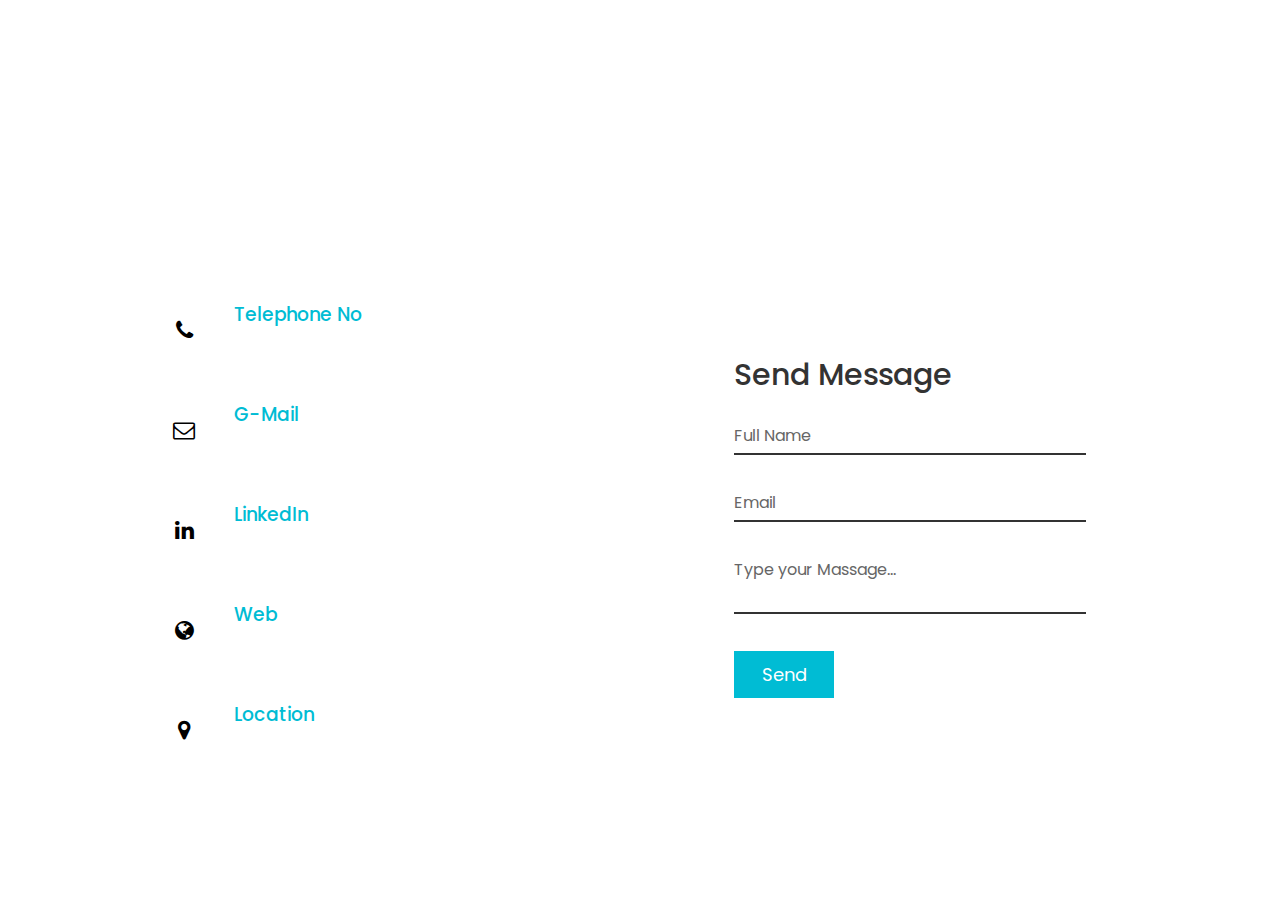
<file: contactus.html>
<!DOCTYPE html>
<html lang="en">
<head>
    <meta charset="UTF-8">
    <meta http-equiv="X-UA-Compatible" content="IE=edge">
    <meta name="viewport" content="width=device-width, initial-scale=1.0">
    <link rel="stylesheet"  href="https://stackpath.bootstrapcdn.com/font-awesome/4.7.0/css/font-awesome.min.css">
    <title>Contact Us</title>
    <style>
        @import url('https://fonts.googleapis.com/css?family=Poppins:wght@200;300;400;500;600;700;800;900&display=swap');

        *{
            margin: 0;
            padding: 0;
            box-sizing: border-box;
            font-family: 'Poppins',sans-serif;
        }
        .contact{
            position: relative;
            min-height: 100vh;
            padding: 50px 100px;
            display: flex;
            justify-content: center;
            align-items: center;
            flex-direction: column;
            background: url(https://images.pexels.com/photos/1040499/pexels-photo-1040499.jpeg?auto=compress&cs=tinysrgb&w=1260&h=750&dpr=1);
            background-size: cover;
        }
        .contact .content
        {
            max-width: 800px;
            text-align: center;
        }
        .contact .content h2{
            font-size: 36px;
            font-weight: 500;
            color: #fff;
        }
        .contact .content p{
            font-weight: 300;
            color: #fff;
        }
        .container{
            width: 100%;
            display: flex;
            justify-content: center;
            align-items: center;
            margin-top: 30px;

        }
        .container .contactInfo{
            width: 50%;
            display: flex;
            flex-direction: column;
        }
        .container .contactInfo .box{
            position: relative;
            padding: 20px 0;
            display: flex;

        }
        .container .contactInfo .box .icon{
            min-width: 60px;
            height: 60px;
            background: #fff;
            display: flex;
            justify-content: center;
            align-items: center;
            border-radius: 50%;
            font-size: 22px;

        }
        .container .contactInfo .box .text{
            display: flex;
            margin-left: 20px;
            font-size: 16px;
            color: #fff;
            flex-direction: column;
            font-weight: 300;
        }
        .container .contactInfo .box .text h3{
            font-weight: 500;
            color: #00bcd4;

        }
        .container .contactInfo .box .text a{
            text-decoration: none;
            color: #fff;
        }
        .contactform{
            width: 40%;
            padding: 40px;
            background: #fff;

        }
        .contactform h2{
            font-size: 30px;
            color: #333;
            font-weight: 500;

        }
        .contactform .inputbox{
            position: relative;
            width: 100%;
            margin-top: 10px;

        }
        .contactform .inputbox input,
        .contactform .inputbox textarea{
            width: 100%;
            padding: 5px 0;
            font-size: 16px;
            margin: 10px 0;
            border: none;
            border-bottom: 2px solid #333;
            outline: none;
            resize: none;

        }
        .contactform .inputbox span
        {
            position: absolute;
            left: 0;
            padding: 5px 0;
            font-size: 16px;
            margin: 10px 0;
            pointer-events: none;
            transition: 0.5s;
            color: #666;
        }
        .contactform .inputbox input:focus ~ span,
        .contactform .inputbox input:valid ~ span,
        .contactform .inputbox textarea:focus ~ span,
        .contactform .inputbox input:valid ~ span
        {
            color: #e91e63;
            font-size: 12px;
            transform: translateY(-20px);
        }

        .contactform .inputbox input[type="submit"]
        {
            width: 100px;
            background: #00bcd4;
            color: #fff;
            border: none;
            cursor: pointer;
            padding: 10px;
            font-size: 18px;

        }
        @media (max-width: 991px)
        {
            .contact
            {
                padding-left: 50px;
            }
            .container
            {
                flex-direction: column;
            }
            .container .contactInfo
            {
                margin-bottom: 40px;
            }
            .container .contactInfo,
            .contactform
            {
                width: 100%;
            }
        }





        

    </style>
</head>

<body>
    <section class="contact">
        <div class="content">
            <h2>Contact Us</h2>
            <p>Thank you for being with us. if you interested to create a website or something by us, please contact us anytime.<br>we are always ready to develop your ideas.</p>

        </div>
        <div class="container">
            <div class="contactInfo">
                <div class="box">
                    <div class="icon"><i class="fa fa-phone" aria-hidden="true"></i></div>
                    <div class="text">
                        <h3>Telephone No</h3>
                        <a href="tel:+94769872299">
                        <span class="text">+94 76 987 2299</a></span>
                    </div>
                </div>

                <div class="box">
                    <div class="icon"><i class="fa fa-envelope-o" aria-hidden="true"></i></div>
                    <div class="text">
                        <h3>G-Mail</h3>
                        <a href="mailto:s92068632@ousl.lk">
                        <span class="text">s92068632@ousl.lk</a></span>
                    </div>
                </div>

                <div class="box">
                    <div class="icon"><i class="fa fa-linkedin" aria-hidden="true"></i></div>
                    <div class="text">
                        <h3>LinkedIn</h3>
                        <a href="https://www.linkedin.com/in/ishfak-ahamed-08912b223/" target="_blank">
                            <span class="text">www.linkedin.com/in/ishfak-ahamed-08912b223</a></span>
                    </div>
                </div>

                <div class="box">
                    <div class="icon"><i class="fa fa-globe" aria-hidden="true"></i></div>
                    <div class="text">
                        <h3>Web</h3>
                        <a href="https://www.google.com/search?q=Ishfak+Ahamed&source=lnms&tbm=isch&sa=X&ved=2ahUKEwjKo-nCoIf1AhUfs1YBHUJyB_4Q_AUoAnoECAIQBA&biw=1450&bih=700&dpr=1.32#imgrc=5y1Pg_D_qXrwKM">
                        <span class="text">www.IshfakAhamed.com</a></span>
                    </div>
                </div>

                <div class="box">
                    <div class="icon"><i class="fa fa-map-marker" aria-hidden="true"></i></div>
                    <div class="text">
                        <h3>Location</h3>
                        <a href="https://www.google.com/maps/place/Weligama/@5.9924253,80.415826,14z/data=!3m1!4b1!4m5!3m4!1s0x3ae115377cc3eaf9:0x2463154f2d989243!8m2!3d5.9773782!4d80.4288487">
                        <span class="text">Weligama, Matara, SriLanka</a></span>
                    </div>
                </div>
            </div>

            <div class="contactform">
                <form>
                    <h2>Send Message</h2>
                    <div class="inputbox">
                        <input type="text" name="" required="required">
                        <span>Full Name</span>
                    </div>

                    <div class="inputbox">
                        <input type="text" name="" required="required">
                        <span>Email</span>
                    </div>

                    <div class="inputbox">
                        <textarea required="required"></textarea>
                        <span>Type your Massage...</span>
                    </div>

                    <div class="inputbox">
                        <input type="submit" name="" value="Send">
                    </div>
                </form>
            </div>
        </div>
    </section>
</body>
</html>
</file>
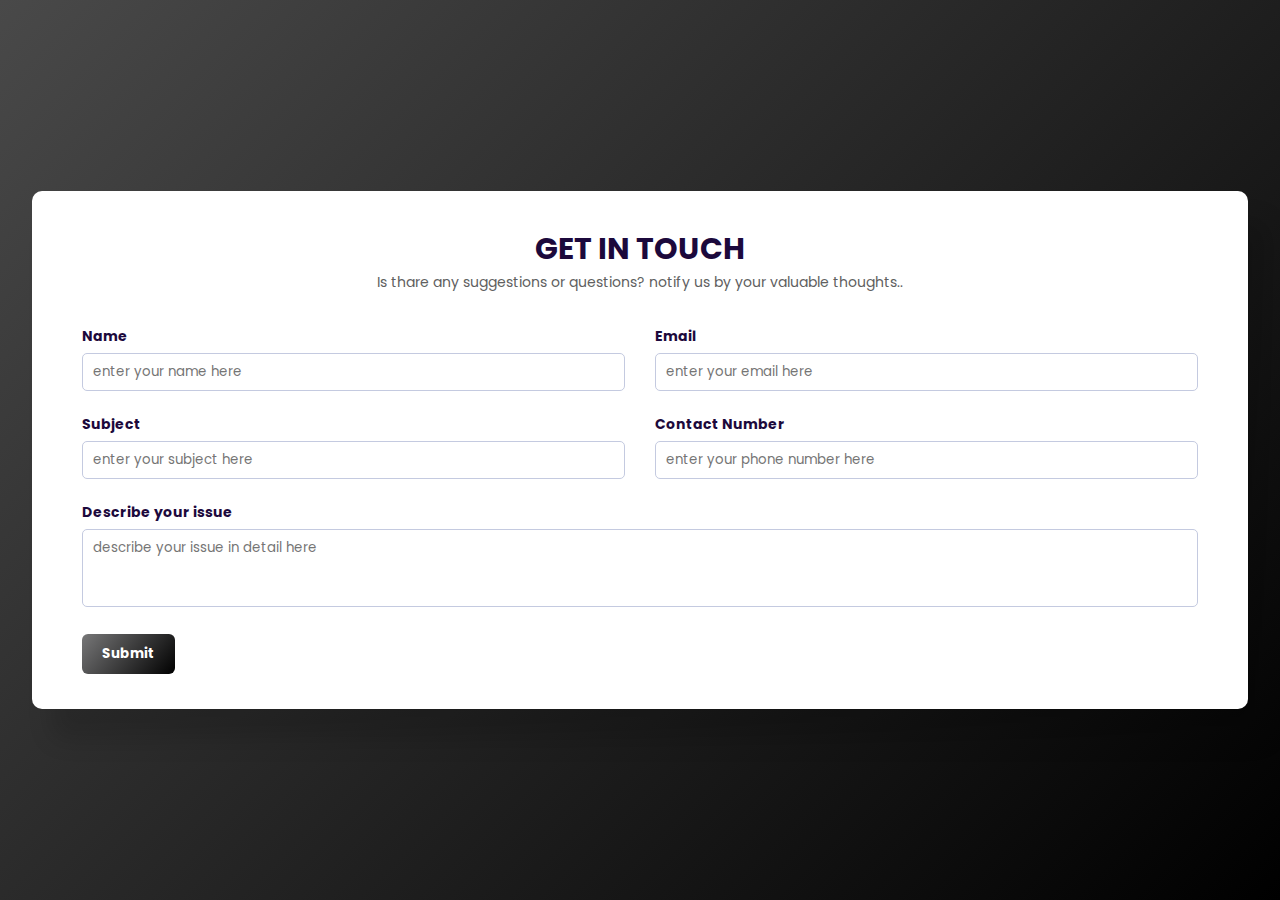
<file: queries.html>
<!DOCTYPE html>
<html lang="en">
<head>
    <meta charset="UTF-8">
    <meta http-equiv="X-UA-Compatible" content="IE=edge">
    <meta name="viewport" content="width=device-width, initial-scale=1.0">
    <link href="https://fonts.googleapis.com/css2?family=Poppins:wgth@400;500&display=swap" rel="stylesheet" >
    <title>Queries</title>

    <style>

        *,
        *:before,
        *:after{
            padding: 0;
            margin: 0;
            box-sizing: border-box;
            font-family: "Poppins",sans-serif;
            font-weight: bold;
        }
        body{
            height: 100vh;
            background: linear-gradient(
                135deg,
                #494949,
                #000000
            );
        }
        .container{
            background-color: #ffffff;
            width: 95%;
            min-width: 420px;
            padding: 35px 50px;
            transform: translate(-50%,-50%);
            position: absolute;
            left: 50%;
            top: 50%;
            border-radius: 10px;
            box-shadow: 20px 30px 25px rgba(0, 0, 0, 0.15);
        }
        h1{
            font-size: 30px;
            text-align: center;
            color: #1c093c;

        }
        p{
            position: relative;
            margin: auto;
            width: 100%;
            text-align: center;
            color: #606060;
            font-size: 14px;
            font-weight: 400;
        }
        form{
            width: 100%;
            position: relative;
            margin: 30px auto 0;
        }
        .row{
            width: 100%;
            display: grid;
            grid-template-columns: repeat(auto-fit,minmax(300px,1fr));
            grid-gap: 20px 30px;
            margin-bottom: 20px;
        }
        label{
            color: #1c093c;
            font-size: 14px;
        }
        textarea,
        input{
            width: 100%;
            font-weight: 400;
            padding: 8px 10px;
            border-radius: 5px;
            border: 1.2px solid #c4cae0;
            margin-top: 5px;
        }
        textarea{
            resize: none;
        }
        textarea:focus,
        input:focus{
            outline: none;
            border-color: #6f6df4;
        }
        button{
            border: none;
            padding: 10px 20px;
            background: linear-gradient(130deg,#777778,#000000);
            color: #ffffff;
            border-radius: 6px;
        }


    </style>
</head>
<body>
    <div class="container">
        <h1>GET IN TOUCH</h1>
        <p>Is thare any suggestions or questions?
            notify us by your valuable thoughts.. </p>
        
        <form>
            <div class="row">
                <div class="colunm">
                    <label for="name">Name</label>
                    <input type="text" id="name" placeholder="enter your name here ">
                </div>

                <div class="colunm">
                    <label for="email">Email</label>
                    <input type="email" id="email" placeholder="enter your email here ">
                </div>
            </div>

            <div class="row">
                <div class="colunm">
                    <label for="subject">Subject</label>
                    <input type="text" id="subject" placeholder="enter your subject here ">
                </div>

                <div class="colunm">
                    <label for="contact">Contact Number</label>
                    <input type="tel" id="contact" placeholder="enter your phone number here">
                </div>
            </div>

            <div class="row">
                <div class="colunm">
                    <label for="issue">Describe your issue</label>
                    <textarea id="issue" placeholder="describe your issue in detail here" rows="3"></textarea>
                </div>
            </div>
            <button>Submit</button>
        </form>


    </div>
</body>
</html>
</file>
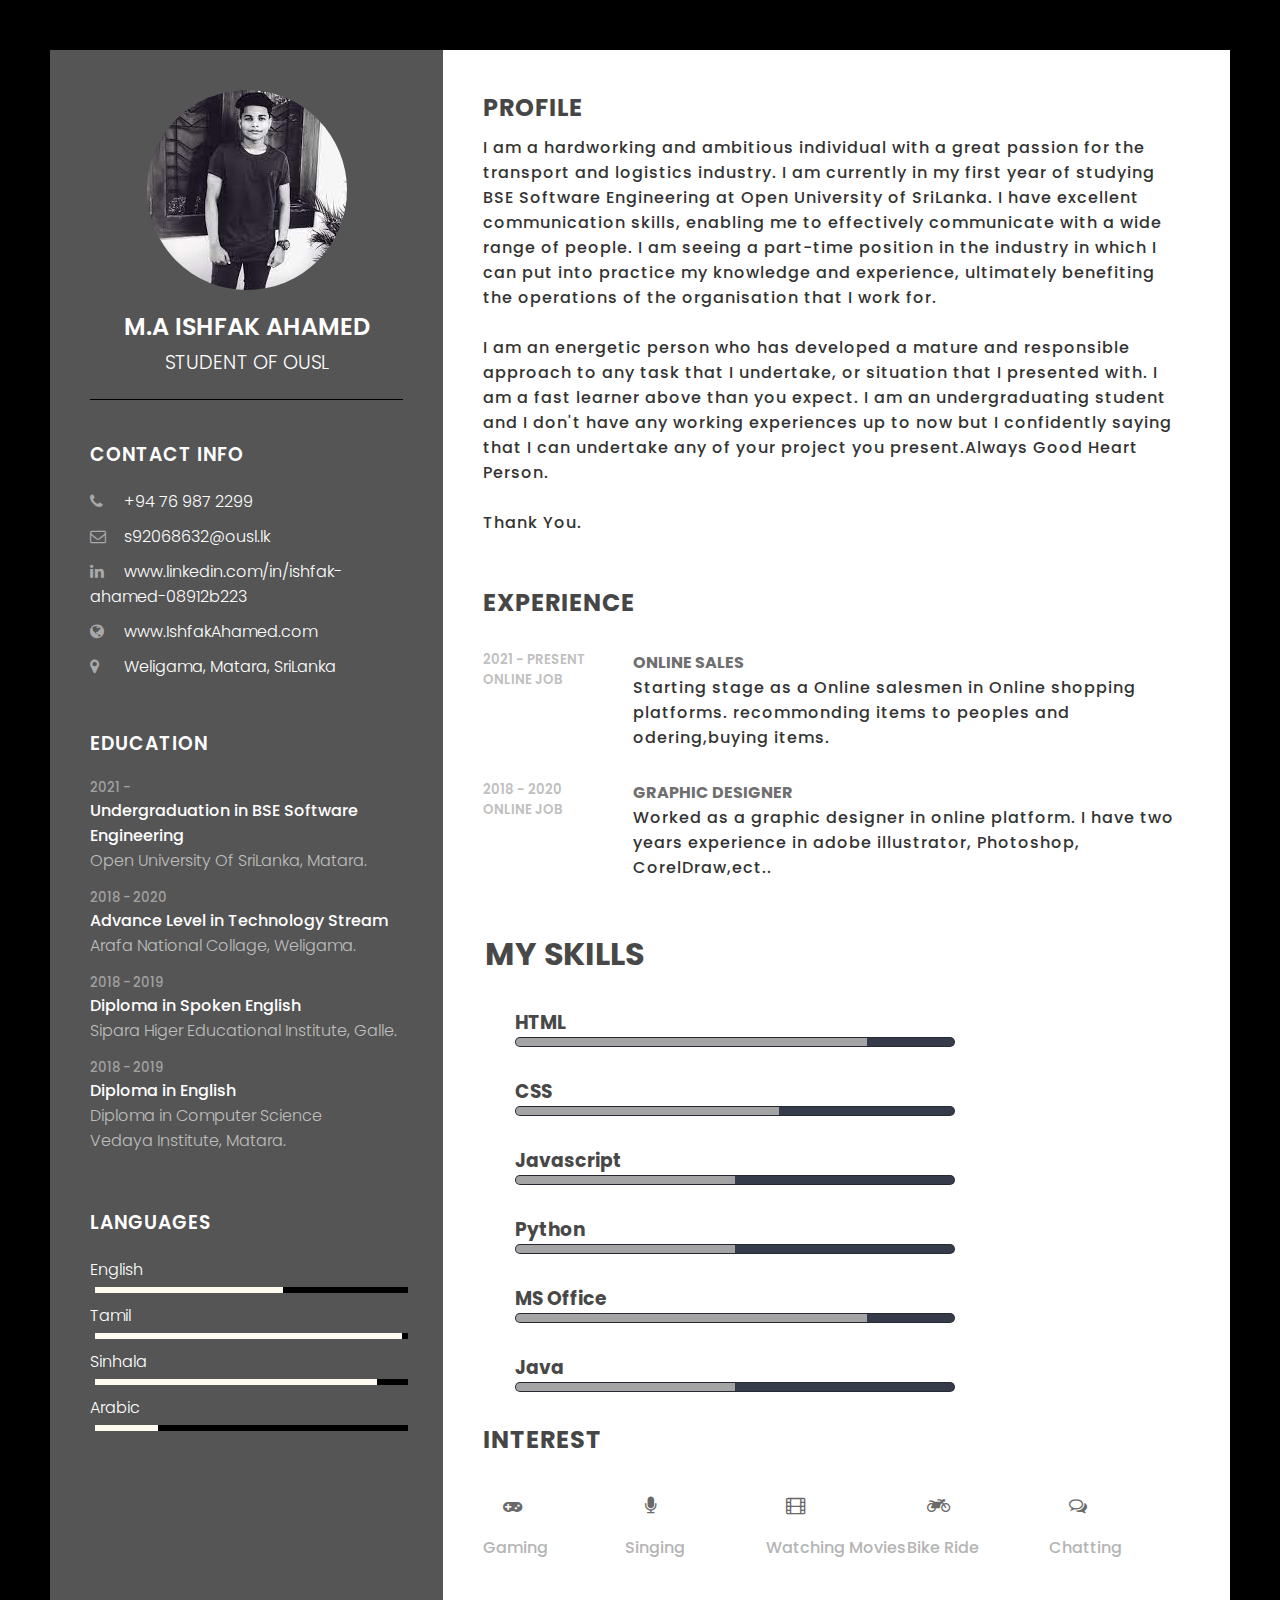
<file: My WebCV/webcv.html>
<!DOCTYPE html>
<html>
    <head>
        <meta name="viewport" content="width=device-width, initial-scale=1.0">
        <link rel="stylesheet" href="https://cdnjs.cloudflare.com/ajax/libs/font-awesome/4.7.0/css/font-awesome.css" integrity="sha512-5A8nwdMOWrSz20fDsjczgUidUBR8liPYU+WymTZP1lmY9G6Oc7HlZv156XqnsgNUzTyMefFTcsFH/tnJE/+xBg==" crossorigin="anonymous" referrerpolicy="no-referrer" />
        <title>My CV as Website</title>
        <link rel="stylesheet" type="text/css" href="webcv.css">
    </head>
    <body>
        <div class="container">
            <div class="left_side">
                <div class="profileText">
                    <div class="imgBx">
                        <a target="_blank" href="pro.jpg">
                            <img src="[data-uri]" alt="Cinque Terre">
                          </a>    
                    </div>
                    <h2>M.A Ishfak Ahamed<br><span>Student of OUSL</span></h2>
                </div>

                <div class="contactInfo">
                    <h3 class="title">Contact Info</h3>
                    <ul>
                        <li>
                            <span class="icon"><i class="fa fa-phone" aria-hidden="true"></i></span>
                            <span class="text">+94 76 987 2299</span>
                        </li>
                        <li>
                            <span class="icon"><i class="fa fa-envelope-o" aria-hidden="true"></i></span>
                            <span class="text">s92068632@ousl.lk</span>
                        </li>
                        <li>
                            <span class="icon"><i class="fa fa-linkedin" aria-hidden="true"></i></span>
                            <span class="text">www.linkedin.com/in/ishfak-ahamed-08912b223</span>
                        </li>
                        <li>
                            <span class="icon"><i class="fa fa-globe" aria-hidden="true"></i></span>
                            <span class="text">www.IshfakAhamed.com</span>
                        </li>
                        <li>
                            <span class="icon"><i class="fa fa-map-marker" aria-hidden="true"></i></span>
                            <span class="text">Weligama, Matara, SriLanka</span>
                        </li>
                    </ul>
                </div>

                <div class="contactInfo education">
                    <h3 class="title">Education</h3>
                    <ul>
                        <li>
                            <h5>2021 -</h5>
                            <h4>Undergraduation in BSE Software Engineering</h4>
                            <h4>Open University Of SriLanka, Matara.</h4>
                        </li>
                        <li>
                            <h5>2018 - 2020</h5>
                            <h4>Advance Level in Technology Stream</h4>
                            <h4>Arafa National Collage, Weligama.</h4>
                        </li>

                        <li>
                            <h5>2018 - 2019</h5>
                            <h4>Diploma in Spoken English</h4>
                            <h4>Sipara Higer Educational Institute, Galle.</h4>
                        </li>
                        <li>
                            <h5>2018 - 2019</h5>
                            <h4>Diploma in English</h4>
                            <h4>Diploma in Computer Science</h4>
                            <h4>Vedaya Institute, Matara.</h4>
                        </li>
                    </ul>
                </div>

                <div class="contactInfo language">
                    <h3 class="title">Languages</h3>
                    <ul>
                        <li>
                            <span class="text">English</span>
                            <span class="percent">
                                <div style="width: 60%;"></div>
                            </span>
                        </li>
                        <li>
                            <span class="text">Tamil</span>
                            <span class="percent">
                                <div style="width: 98%;"></div>
                            </span>
                        </li>
                        <li>
                            <span class="text">Sinhala</span>
                            <span class="percent">
                                <div style="width: 90%;"></div>
                            </span>
                        </li>
                        <li>
                            <span class="text">Arabic</span>
                            <span class="percent">
                                <div style="width: 20%;"></div>
                            </span>
                        </li>
                    </ul>
                </div>  
            </div>

          <div class="right_side">
              <div class="about">
                  <h2 class="title2">Profile</h2>
                  <p>I am a hardworking and ambitious individual with a great passion for the transport and logistics industry. 
                      I am currently in my first year of studying BSE Software Engineering at Open University of SriLanka.
                       I have excellent communication skills, enabling me to effectively communicate with a wide range of people. 
                       I am seeing a part-time position in the industry in which I can put into practice my knowledge and experience, 
                       ultimately benefiting the operations of the organisation that I work for.

                      <br><br>I am  an energetic person who has developed a mature and responsible 
                      approach to any task that I undertake, or situation that I presented with.
                      I am a fast learner above than you expect. I am an undergraduating student and I don't have 
                      any working experiences up to now but I confidently saying that I can undertake 
                      any of your project you present.Always Good Heart Person.
                      <br>
                      <br> Thank You.
                  </p>
              </div>

              <div class="about">
                <h2 class="title2">Experience</h2>
                <div class="box">
                    <div class="year_company">
                        <h5>2021 - Present</h5>
                        <h5>Online Job</h5>
                    </div>
                    <div class="text">
                        <h4>Online Sales</h4>
                        <p>Starting stage as a Online salesmen in Online shopping platforms. 
                            recommonding items to peoples and odering,buying items.
                        </p>
                    </div>
                </div>

                <div class="box">
                    <div class="year_company">
                        <h5>2018 - 2020</h5>
                        <h5>Online Job</h5>
                    </div>
                    <div class="text">
                        <h4>Graphic Designer</h4>
                        <p>Worked as a graphic designer in online platform. I have two years experience in adobe illustrator, Photoshop, CorelDraw,ect.. 

                        </p>
                    </div>
                </div>
            </div> 
            <div class="skills">
                <h1>MY SKILLS</h1>
                <li>
                    <h3>HTML</h3><span class="bar"><span class="html"></span></span>
                </li>
    
                <li>
                    <h3>CSS</h3><span class="bar"><span class="css"></span></span>
                </li>
    
                <li>
                    <h3>Javascript</h3><span class="bar"><span class="javas"></span></span>
                </li>
                <li>
                    <h3>Python</h3><span class="bar"><span class="python"></span></span>
                </li>
                <li>
                    <h3>MS Office</h3><span class="bar"><span class="ms"></span></span>
                </li>
                <li>
                    <h3>Java</h3><span class="bar"><span class="java"></span></span>
                </li>
            </div>
            <div class="interest">
                <h2 class="mine">Interest</h2>
                <ul>
                    <li><i class="fa fa-gamepad" aria-hidden="true"></i><br>Gaming</li>
                    <li><i class="fa fa-microphone" aria-hidden="true"></i><br>Singing</li>
                    <li><i class="fa fa-film" aria-hidden="true"></i><br>Watching Movies</li>
                    <li><i class="fa fa-motorcycle" aria-hidden="true"></i><br>Bike Ride</li>
                    <li><i class="fa fa-comments-o" aria-hidden="true"></i><br>Chatting</li>
                </ul>
            </div>
          </div>
        </div>


    </body>
</html>
</file>
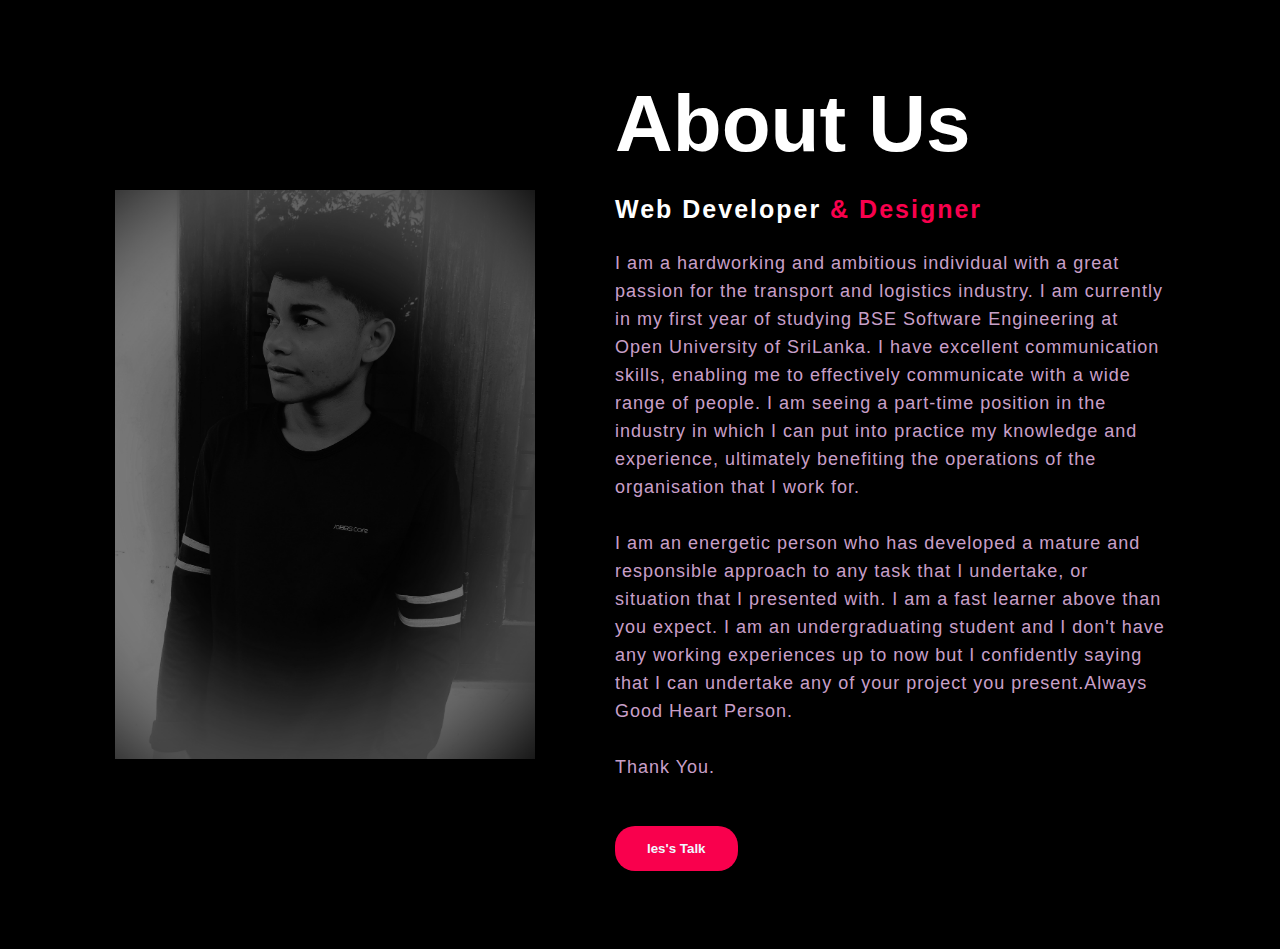
<file: project/aboutus.html>
<!DOCTYPE html>
<html lang="en">
<head>
    <meta charset="UTF-8">
    <meta http-equiv="X-UA-Compatible" content="IE=edge">
    <meta name="viewport" content="width=device-width, initial-scale=1.0">
    <title>About Us</title>
    <link rel="stylesheet"  href="https://stackpath.bootstrapcdn.com/font-awesome/4.7.0/css/font-awesome.min.css">

    <style>

        *
        {
            padding: 0;
            margin: 0;
            font-family:sans-serif;
            box-sizing: border-box;
        }

        .about
        {
            width: 100%;
            padding: 78px 0px;
            background-color: rgb(0, 0, 0);
        }

        .about img
        {
            height: auto;
            width: 420px;
        }

        .about-text
        {
            width: 550px;
        }

        .main
        {
            width: 1130px;
            max-width: 95%;
            margin: 0 auto;
            display: flex;
            align-items: center;
            justify-content: space-around;
        }

        .about-text h1
        {
            color: white;
            font-size: 80px;
            text-transform: capitalize;
            margin-bottom: 25px;
        }

        .about-text h5
        {
            color: white;
            font-size: 25px;
            text-transform: capitalize;
            margin-bottom: 25px;
            letter-spacing: 2px;
        }

        span
        {
            color: #f9004d;

        }

        .about-text p
        {
            color: #fcfc;
            letter-spacing: 1px;
            line-height: 28px;
            font-size: 18px;
            margin-bottom: 45px;
        }

        button
        {
            background: #f9004d;
            color: white;
            border-radius: 20px;
            text-decoration: none;
            border: 2px solid transparent;
            font-weight: bold;
            padding: 13px 30px;
            transition: 4s;
        }

        button:hover
        {
            background: transparent;
            border: 2px solid #f9004d;
            cursor: pointer;
        }
        button a{
            text-decoration: none;
            color: aliceblue;
        }

    </style>
</head>
<body>
    <section class="about">
        <div class="main">
            <img src="iam.jpg">
            <div class="about-text">
                <h1>About Us</h1>
                <h5>Web Developer <span> & Designer</span></h5>
                <p>
                    I am a hardworking and ambitious individual with a great passion for the transport and logistics industry. 
                      I am currently in my first year of studying BSE Software Engineering at Open University of SriLanka.
                       I have excellent communication skills, enabling me to effectively communicate with a wide range of people. 
                       I am seeing a part-time position in the industry in which I can put into practice my knowledge and experience, 
                       ultimately benefiting the operations of the organisation that I work for.

                      <br><br>I am  an energetic person who has developed a mature and responsible 
                      approach to any task that I undertake, or situation that I presented with.
                      I am a fast learner above than you expect. I am an undergraduating student and I don't have 
                      any working experiences up to now but I confidently saying that I can undertake 
                      any of your project you present.Always Good Heart Person.
                      <br>
                      <br> Thank You.
                </p>
                <button type="button"><a href="contactus.html">les's Talk</a></button>
            </div>
        </div>
    </section>
        
</body>
</html>
</file>
<file: My WebCV/webcv.css>
@import url('https://fonts.googleapis.com/css?family=Poppins:200,300,400,500,600,700,800,900&display=swap');

*
{
    margin: 0;
    padding: 0;
    box-sizing: border-box;
    font-family: 'Poppins', sans-serif;
    list-style: none;
}
body
{
    background: rgb(0, 0, 0);
    display: flex;
    justify-content: center;
    align-items: center;
    min-height: 100hv;

}
.container
{
    position: relative;
    width: 100%;
    max-width: 1000%;
    min-height: 100px;
    background: #fff;
    margin: 50px;
    display:grid;
    grid-template-columns: 1fr 2fr;
    box-shadow: 0 35px 55px rgba(0,0,0,0.1)
}

.container .left_side
{
    position: relative;
    background: rgb(85, 85, 85);
    padding: 40px;
}

.profileText
{
    position: relative;
    display: flex;
    flex-direction: column;
    align-items: center;
    padding-bottom: 20px;
    border-bottom: 1px solid black;
}

.profileText .imgBx
{
    position: relative;
    width: 200px;
    height: 200px;
    border-radius: 50%;
    overflow: hidden;
}

.profileText .imgBx img
{
    position: absolute;
    top: -25px;
    left: 0;
    width: 100;
    height: 100;
    object-fit: cover;
}

.profileText h2
{
    color: #fff;
    font-size: 1.5em;
    margin-top: 20px;
    text-transform: uppercase;
    text-align: center;
    font-weight: 600;
    line-height: 1.4em;
}

.profileText h2 span
{
    font-size: 0.8em;
    font-weight: 300;
}

.contactInfo
{
    padding-top: 40px;
}

.title
{
    color: #fff;
    text-transform: uppercase;
    font-weight: 600;
    letter-spacing: 1px;
    margin-bottom: 20px;
}

.contactInfo ul
{
    position: relative;
}

.contactInfo ul li
{
    position: relative;
    list-style: none;
    margin: 10px 0;
    cursor: pointer;
}

.contactInfo ul li .icon
{
    display: inline-block;
    width: 30px;
    font-size: 18 px;
    color: rgb(169, 169, 169);
}

.contactInfo ul li span
{
    color: #fff;
    font-weight: 300;
}

.contactInfo.education li
{
margin-bottom: 15px;
}

.contactInfo.education h5
{
    color: rgb(161, 161, 161);
    font-weight: 500;
}

.contactInfo.education h4:nth-child(2)
{
    color: #fff;
    font-weight: 500;
}

.contactInfo.education h4
{
    
    color: rgb(190, 190, 190);
    font-weight: 300;

}

.contactInfo.language .percent
{
    position: relative;
    width: 100%;
    height: 6px;
    background: black;
    display: block;
    margin: 5px;
}

.contactInfo.language .percent  div
{
    position: absolute;
    top: 0;
    left: 0;
    height: 100%;
    background: floralwhite;
}

.container .right_side
{
    position: relative;
    background: #fff;
    padding: 40px;
}

.about
{
    margin-bottom: 50px;

}

.about:last-child
{
    margin-bottom: 0;
}

.title2
{
    color: rgb(70, 70, 70);
    text-transform: uppercase;
    letter-spacing: 1px;
    margin-bottom: 10px;
}

p
{
    color: #333;
    font-weight: 500;
    letter-spacing: 1px;
}

.about .box
{
    display: flex;
    flex-direction: row;
    margin: 30px 0;
}

.about .box .year_company
{
    min-width: 150px;
}

.about .box .year_company h5
{
    text-transform: uppercase;
    color: rgb(192, 192, 192);
    font-weight: 600;
}

.about .box .text h4{
    text-transform: uppercase;
    color: rgb(111, 111, 111);
    font-size: 16px;
}

.skills
{
    width: 500px;
    margin: 2px;
    color: rgb(72, 72, 72);
}

.skills li
{
    margin: 30px;
}

.bar
{
    background: #353b48;
    display: block;
    height: 10px;
    border: 1px solid rgba(0, 0, 0, 0.3);
    border-radius: 10px;
    overflow: hidden;
    

}

.bar span
{
    height: 10px;
    float: left;
    background: #a4a4a4;

}


.html
{
    width: 80%;
   
}

.css
{
    width: 60%;
}

.javas
{
    width: 50%;
   
}

.python
{
    width: 50%;
   
}

.ms
{
    width: 80%;
   
}

.java
{
    width: 50%;
   
}

.mine
{
    color: rgb(70, 70, 70);
    text-transform: uppercase;
    letter-spacing: 1px;
    margin-bottom: 10px;
}

.interest ul
{
    display: grid;
    grid-template-columns: repeat(5,1fr);
}

.interest ul li
{
    list-style: none;
    color: rgb(180, 180, 180);
    font-weight: 500;
    margin: 10px 0;

}

.interest ul li .fa
{
    color: rgb(106, 106, 106);
    font-size: 18px;
    width: 20px;
    padding: 20px;
}

@media (max-width: 1000px)
{
    .container
    {
        margin: 10px;
        grid-template-columns: repeat(1,1fr);
    }
    .interest ul 
    {
        grid-template-columns: repeat(2,1fr);
    }
}

@media (max-width: 600px)
{
    .about .box
    {
        flex-direction: column;
    }
    .about .box .year_company
    {
        margin-bottom: 5px;
    }
    .interest ul 
    {
        grid-template-columns: repeat(1,1fr);
    }
    .skills .box 
    {
        grid-template-columns: repeat(1,1fr);
    }
}
</file>
